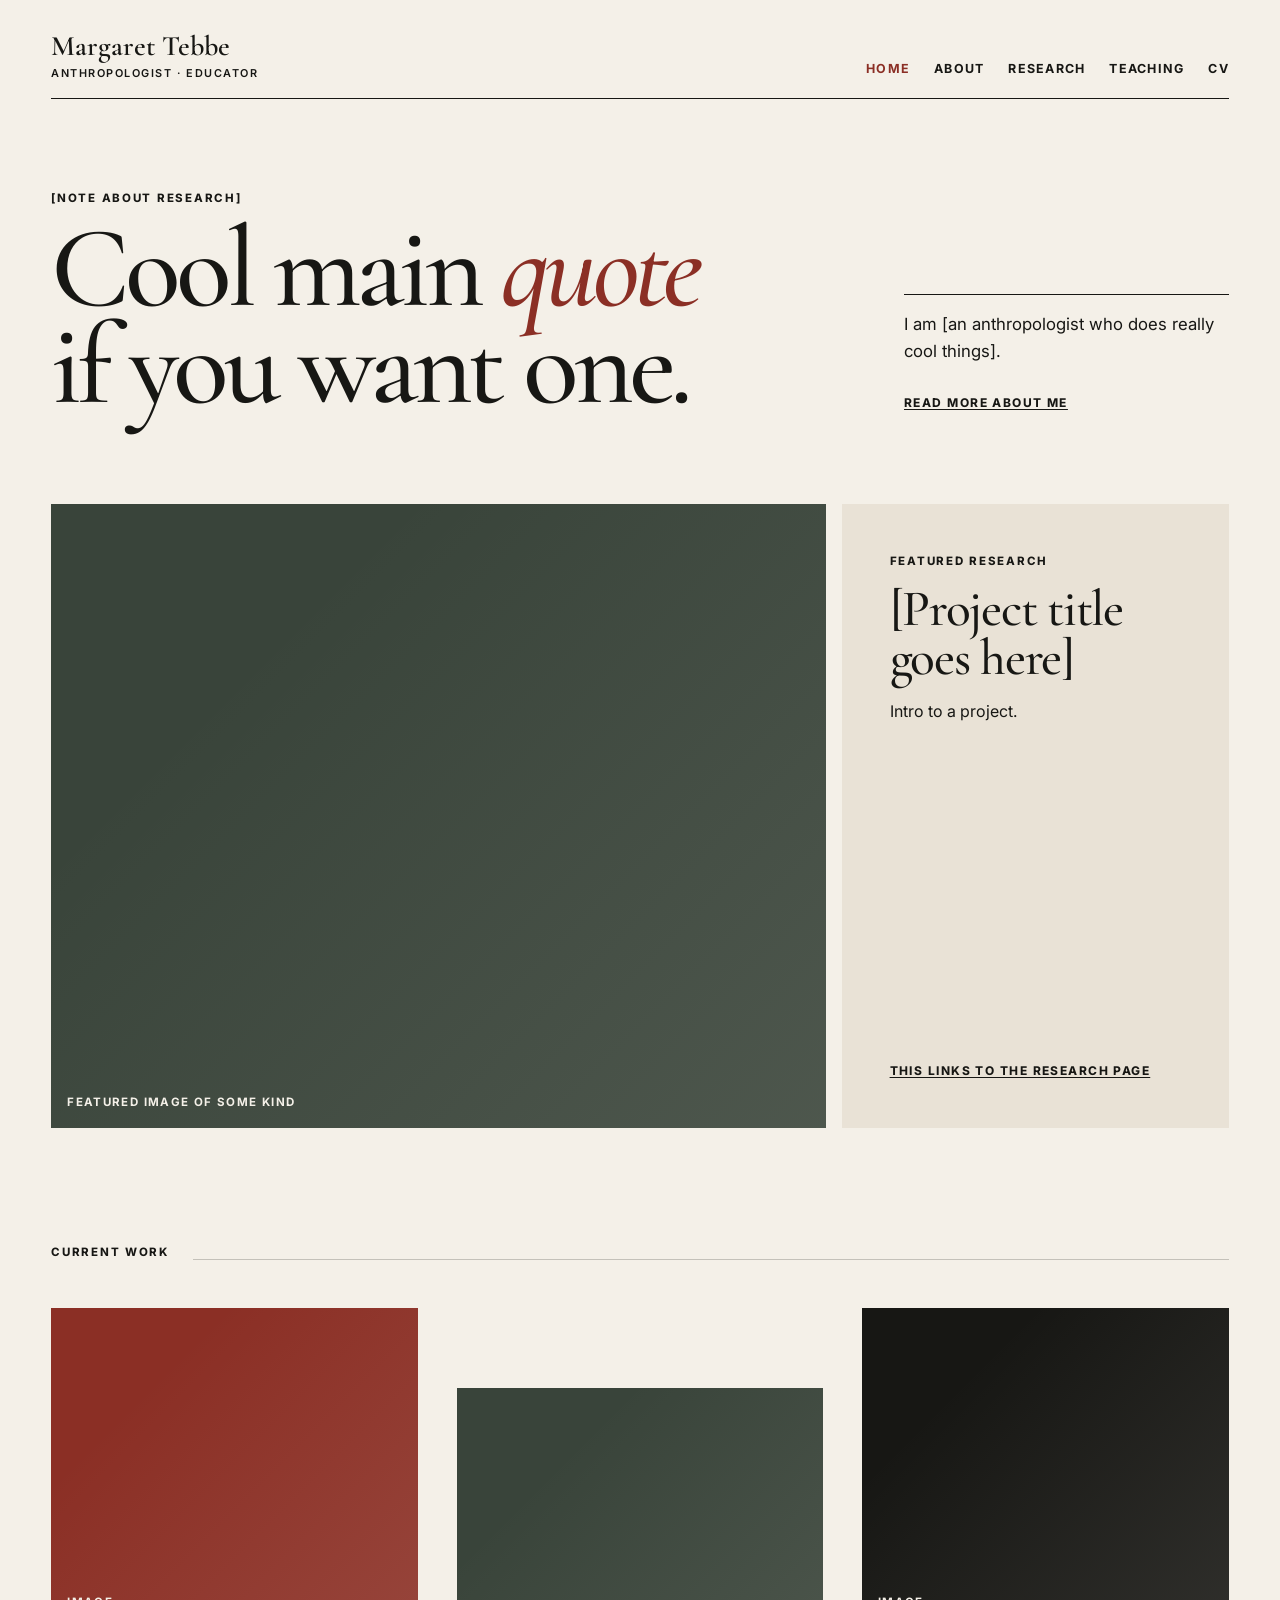
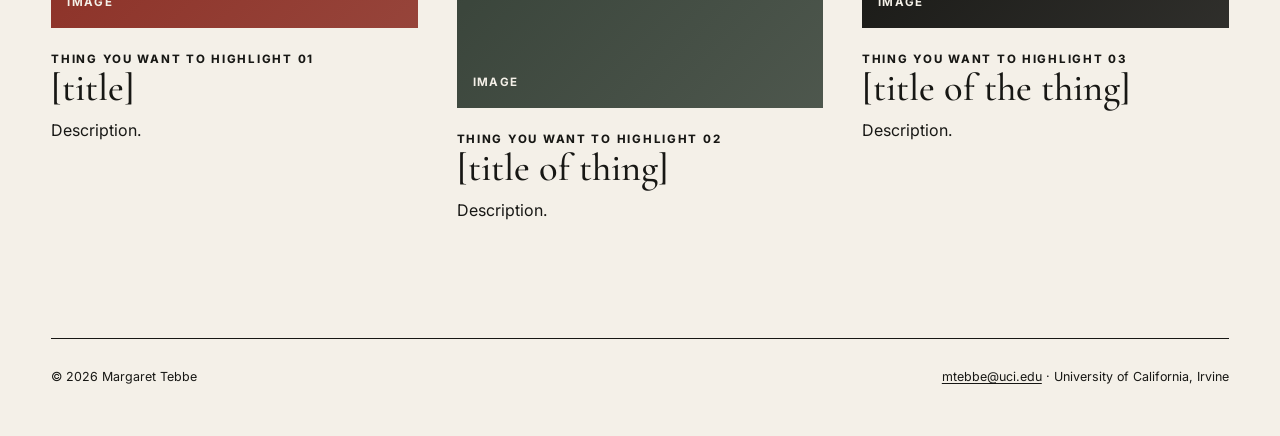
<file: index.html>
<!doctype html>
<html lang="en">
<head>
  <meta charset="utf-8">
  <meta name="viewport" content="width=device-width, initial-scale=1">
  <meta name="description" content="The research, writing, and teaching of Margaret Tebbe, anthropologist.">
  <title>Margaret Tebbe — Anthropologist</title>
  <link rel="preconnect" href="https://fonts.googleapis.com">
  <link rel="preconnect" href="https://fonts.gstatic.com" crossorigin>
  <link href="https://fonts.googleapis.com/css2?family=Cormorant+Garamond:ital,wght@0,500;1,500;0,600&amp;family=Inter:wght@400;600;700&amp;display=swap" rel="stylesheet">
  <link rel="icon" type="image/svg+xml" href="data:image/svg+xml,%3Csvg xmlns='http://www.w3.org/2000/svg' viewBox='0 0 64 64'%3E%3Crect width='64' height='64' fill='%23171714'/%3E%3Cpath d='M16 46 31 14h3l14 32h-8l-3-8H25l-3 8Zm12-15h7l-3-9Z' fill='%23f4f0e8'/%3E%3C/svg%3E">
  <link rel="stylesheet" href="assets/styles.css">
</head>
<body>
  <a class="skip-link" href="#main">Skip to content</a>
  <header class="site-header">
    <a class="site-title" href="index.html">Margaret Tebbe<small>Anthropologist · Educator</small></a>
    <nav class="site-nav" aria-label="Primary navigation">
      <ul>
        <li><a href="index.html" aria-current="page">Home</a></li>
        <li><a href="about.html">About</a></li>
        <li><a href="research.html">Research</a></li>
        <li><a href="teaching.html">Teaching</a></li>
        <li><a href="cv.html">CV</a></li>
      </ul>
    </nav>
  </header>

  <main id="main">
    <section class="home-hero" aria-labelledby="home-title">
      <div>
        <p class="eyebrow">[note about research]</p>
        <h1 id="home-title">Cool main <em>quote</em> if you want one.</h1>
      </div>
      <div class="hero-note">
        <p>I am [an anthropologist who does really cool things].</p>
        <a class="text-link" href="about.html">Read more about me</a>
      </div>
    </section>

    <section class="feature-grid" aria-labelledby="featured-title">
      <div class="image-slot image-slot--tall" role="img" aria-label="Placeholder for a wide fieldwork photograph">
        <span class="slot-label">Featured image of some kind</span>
      </div>
      <article class="feature-copy">
        <div>
          <p class="kicker">Featured research</p>
          <h2 id="featured-title">[Project title goes here]</h2>
          <p>Intro to a project.</p>
        </div>
        <a class="text-link" href="research.html">This links to the research page</a>
      </article>
    </section>

    <section class="stories" aria-labelledby="current-title">
      <div class="section-rule"><p class="eyebrow" id="current-title">Current work</p></div>
      <div class="story-grid">
        <article class="story">
          <div class="image-slot image-slot--rust" role="img" aria-label="Placeholder"><span class="slot-label">image</span></div>
          <p class="kicker">Thing you want to highlight 01</p>
          <h3>[title]</h3>
          <p>Description.</p>
        </article>
        <article class="story">
          <div class="image-slot" role="img" aria-label="Placeholder"><span class="slot-label">image</span></div>
          <p class="kicker">Thing you want to highlight 02</p>
          <h3>[title of thing]</h3>
          <p>Description.</p>
        </article>
        <article class="story">
          <div class="image-slot image-slot--ink" role="img" aria-label="Placeholder"><span class="slot-label">image</span></div>
          <p class="kicker">Thing you want to highlight 03</p>
          <h3>[title of the thing]</h3>
          <p>Description.</p>
        </article>
      </div>
    </section>
  </main>

  <footer class="site-footer">
    <p>© <span id="year">2026</span> Margaret Tebbe</p>
    <p><a href="mailto:mtebbe@uci.edu">mtebbe@uci.edu</a> · University of California, Irvine</p>
  </footer>
  <script>document.getElementById('year').textContent = new Date().getFullYear();</script>
</body>
</html>
</file>
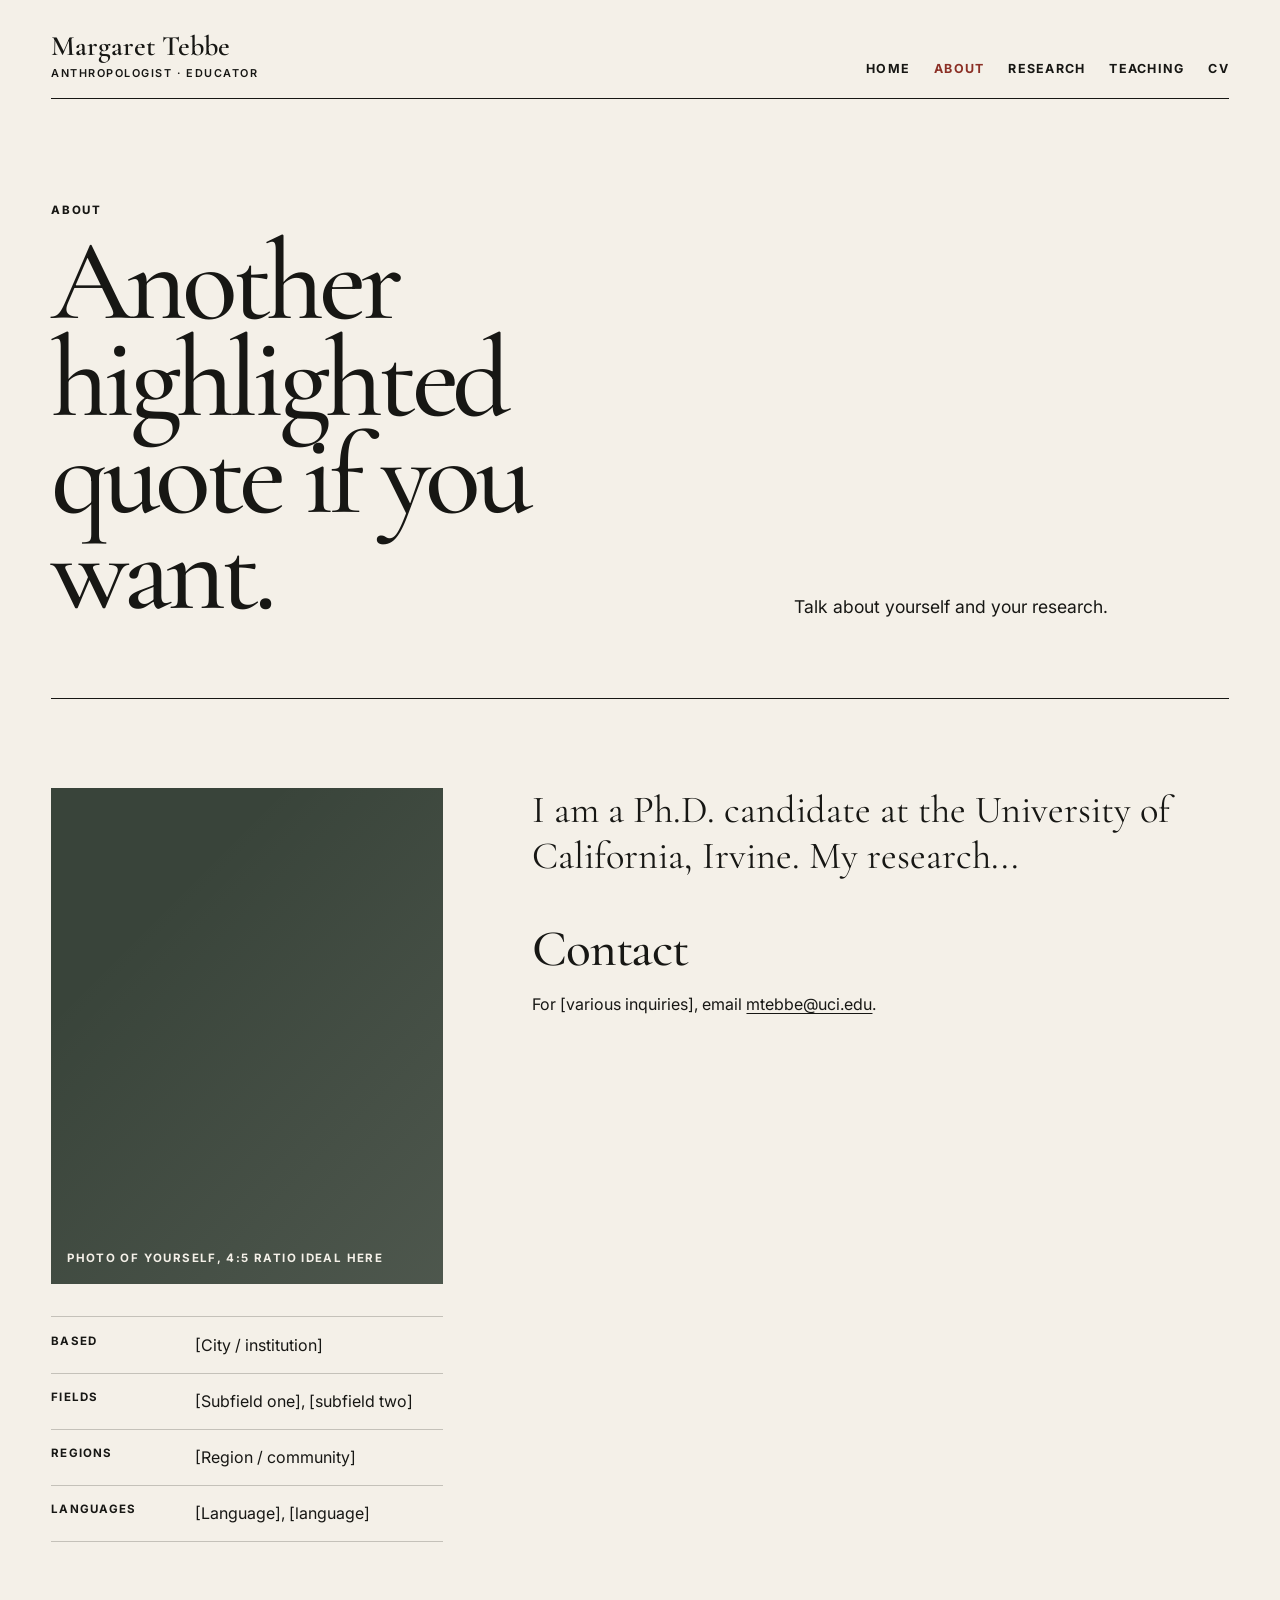
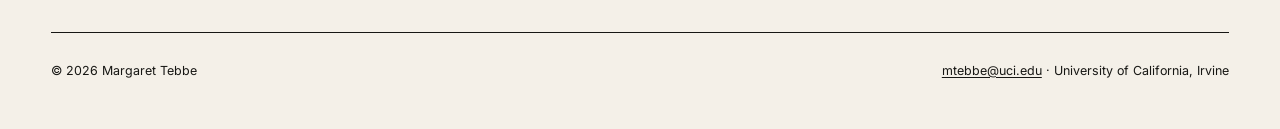
<file: about.html>
<!doctype html>
<html lang="en"><head><meta charset="utf-8"><meta name="viewport" content="width=device-width, initial-scale=1"><meta name="description" content="Biography and background of Margaret Tebbe, anthropologist."><title>About — Margaret Tebbe</title><link rel="preconnect" href="https://fonts.googleapis.com"><link rel="preconnect" href="https://fonts.gstatic.com" crossorigin><link href="https://fonts.googleapis.com/css2?family=Cormorant+Garamond:ital,wght@0,500;1,500;0,600&amp;family=Inter:wght@400;600;700&amp;display=swap" rel="stylesheet"><link rel="icon" type="image/svg+xml" href="data:image/svg+xml,%3Csvg xmlns='http://www.w3.org/2000/svg' viewBox='0 0 64 64'%3E%3Crect width='64' height='64' fill='%23171714'/%3E%3Cpath d='M16 46 31 14h3l14 32h-8l-3-8H25l-3 8Zm12-15h7l-3-9Z' fill='%23f4f0e8'/%3E%3C/svg%3E"><link rel="stylesheet" href="assets/styles.css"></head>
<body><a class="skip-link" href="#main">Skip to content</a>
<header class="site-header"><a class="site-title" href="index.html">Margaret Tebbe<small>Anthropologist · Educator</small></a><nav class="site-nav" aria-label="Primary navigation"><ul><li><a href="index.html">Home</a></li><li><a href="about.html" aria-current="page">About</a></li><li><a href="research.html">Research</a></li><li><a href="teaching.html">Teaching</a></li><li><a href="cv.html">CV</a></li></ul></nav></header>
<main id="main">
  <header class="page-intro"><div><p class="eyebrow">About</p><h1>Another highlighted quote if you want.</h1></div><div class="page-intro__copy"><p>Talk about yourself and your research.</p></div></header>
  <section class="split-section">
    <aside class="split-section__aside"><div class="image-slot image-slot--tall" role="img" aria-label="Placeholder"><span class="slot-label">photo of yourself, 4:5 ratio ideal here</span></div><ul class="fact-list"><li><strong>Based</strong><span>[City / institution]</span></li><li><strong>Fields</strong><span>[Subfield one], [subfield two]</span></li><li><strong>Regions</strong><span>[Region / community]</span></li><li><strong>Languages</strong><span>[Language], [language]</span></li></ul></aside>
    <article class="prose"><p>I am a Ph.D. candidate at the University of California, Irvine. My research...</p><h2>Contact</h2><p>For [various inquiries], email <a href="mailto:mtebbe@uci.edu">mtebbe@uci.edu</a>.</p></article>
  </section>
</main>
<footer class="site-footer"><p>© <span id="year">2026</span> Margaret Tebbe</p><p><a href="mailto:mtebbe@uci.edu">mtebbe@uci.edu</a> · University of California, Irvine</p></footer><script>document.getElementById('year').textContent=new Date().getFullYear();</script></body></html>
</file>
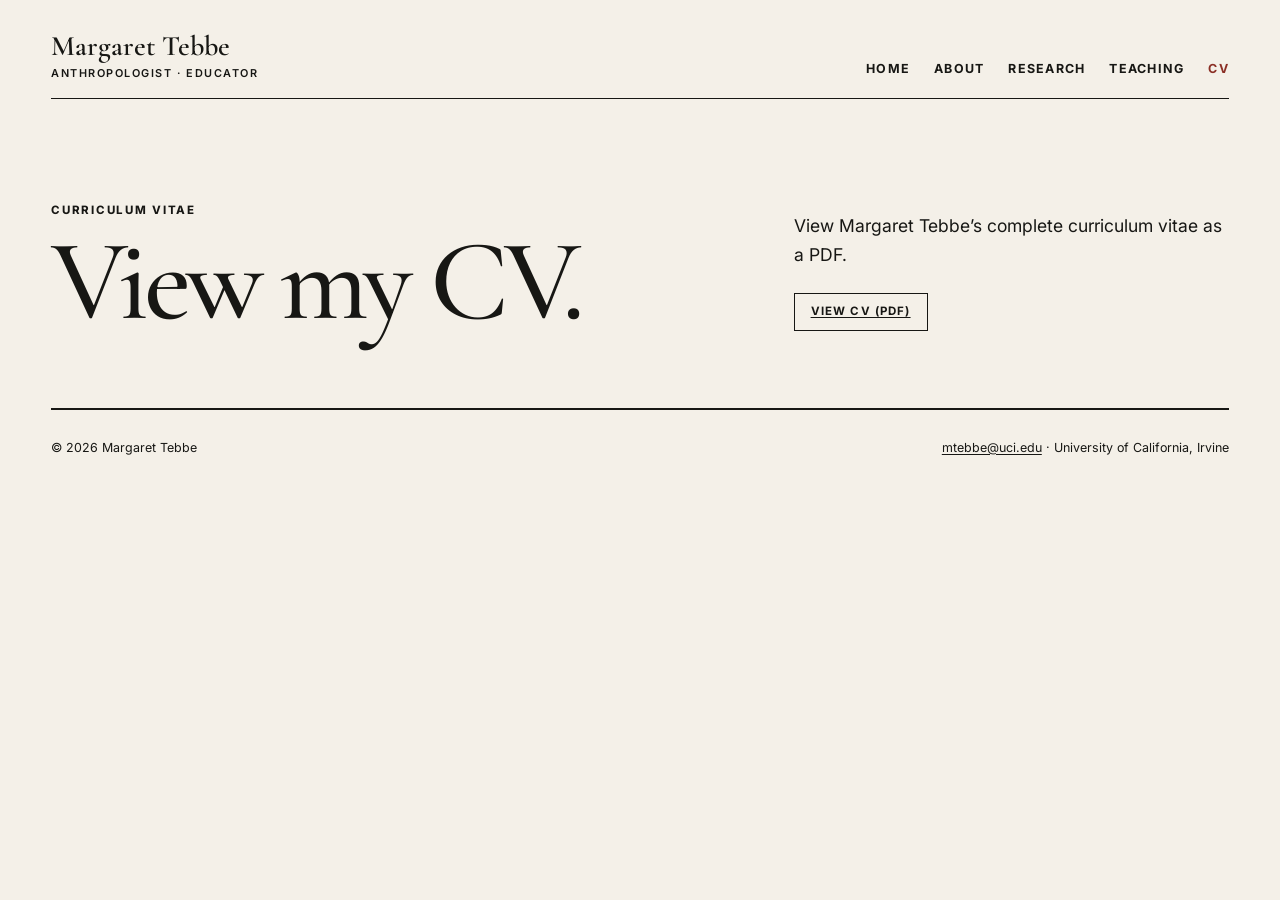
<file: cv.html>
<!doctype html>
<html lang="en">
<head>
  <meta charset="utf-8">
  <meta name="viewport" content="width=device-width, initial-scale=1">
  <meta name="description" content="Curriculum vitae for Margaret Tebbe, anthropologist.">
  <title>CV — Margaret Tebbe</title>
  <link rel="preconnect" href="https://fonts.googleapis.com">
  <link rel="preconnect" href="https://fonts.gstatic.com" crossorigin>
  <link href="https://fonts.googleapis.com/css2?family=Cormorant+Garamond:ital,wght@0,500;1,500;0,600&amp;family=Inter:wght@400;600;700&amp;display=swap" rel="stylesheet">
  <link rel="icon" type="image/svg+xml" href="data:image/svg+xml,%3Csvg xmlns='http://www.w3.org/2000/svg' viewBox='0 0 64 64'%3E%3Crect width='64' height='64' fill='%23171714'/%3E%3Cpath d='M16 46 31 14h3l14 32h-8l-3-8H25l-3 8Zm12-15h7l-3-9Z' fill='%23f4f0e8'/%3E%3C/svg%3E">
  <link rel="stylesheet" href="assets/styles.css">
</head>
<body>
  <a class="skip-link" href="#main">Skip to content</a>
  <header class="site-header">
    <a class="site-title" href="index.html">Margaret Tebbe<small>Anthropologist · Educator</small></a>
    <nav class="site-nav" aria-label="Primary navigation">
      <ul>
        <li><a href="index.html">Home</a></li>
        <li><a href="about.html">About</a></li>
        <li><a href="research.html">Research</a></li>
        <li><a href="teaching.html">Teaching</a></li>
        <li><a href="cv.html" aria-current="page">CV</a></li>
      </ul>
    </nav>
  </header>

  <main id="main">
    <header class="page-intro">
      <div>
        <p class="eyebrow">Curriculum vitae</p>
        <h1>View my CV.</h1>
      </div>
      <div class="page-intro__copy">
        <p>View Margaret Tebbe’s complete curriculum vitae as a PDF.</p>
        <div class="cv-tools">
          <a class="button" href="assets/docs/margaret-tebbe-cv.pdf" target="_blank" rel="noopener">View CV (PDF)</a>
        </div>
      </div>
    </header>
  </main>

  <footer class="site-footer">
    <p>© <span id="year">2026</span> Margaret Tebbe</p>
    <p><a href="mailto:mtebbe@uci.edu">mtebbe@uci.edu</a> · University of California, Irvine</p>
  </footer>
  <script>document.getElementById('year').textContent = new Date().getFullYear();</script>
</body>
</html>
</file>
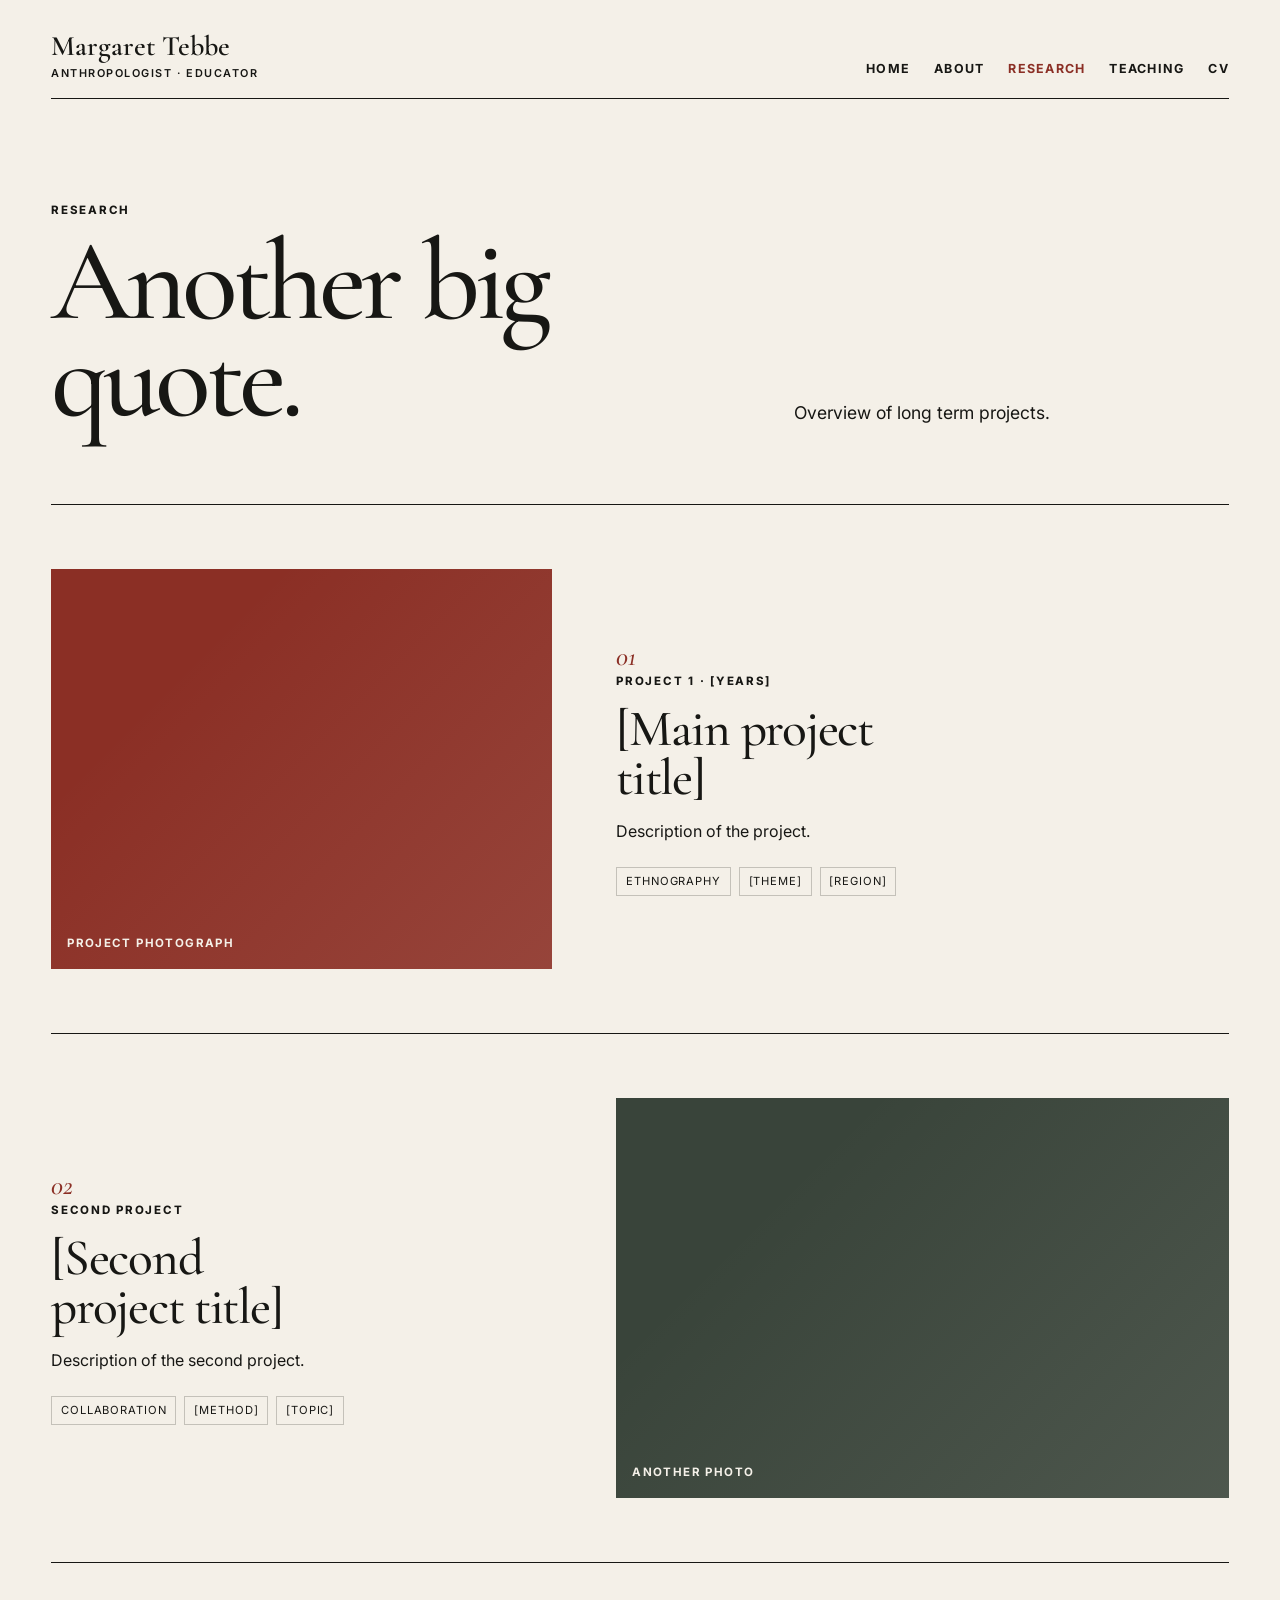
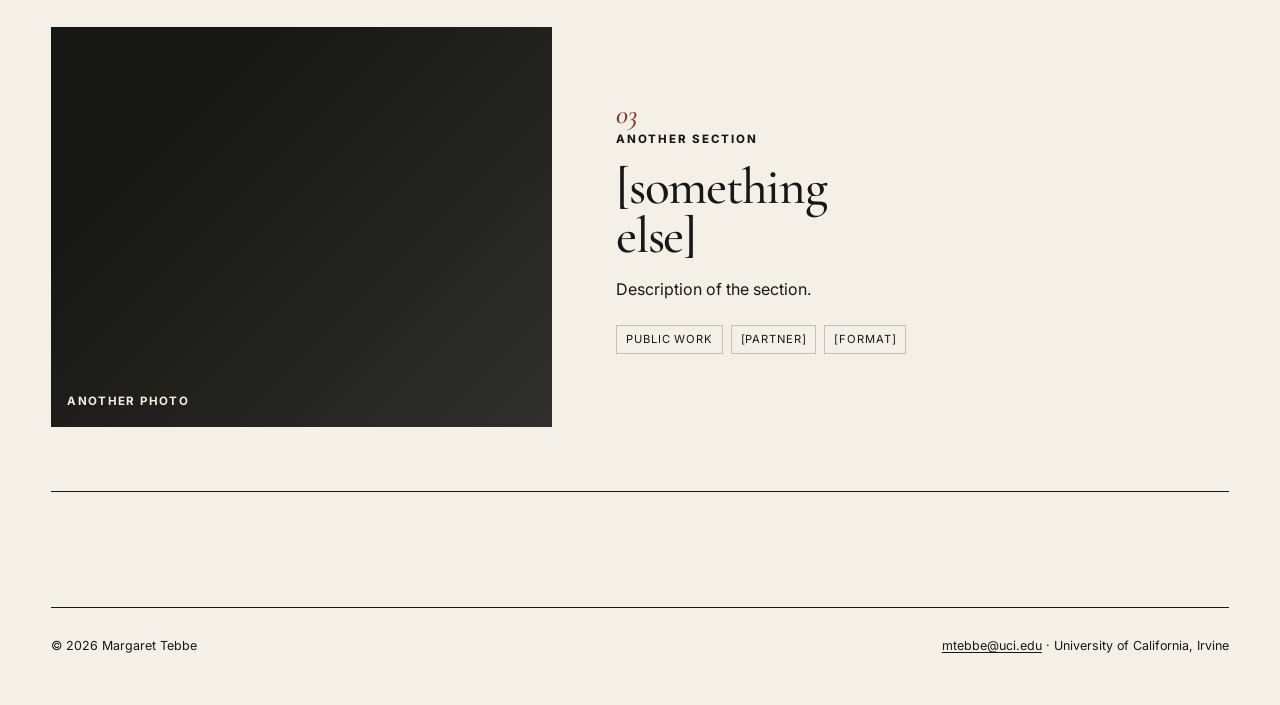
<file: research.html>
<!doctype html>
<html lang="en"><head><meta charset="utf-8"><meta name="viewport" content="width=device-width, initial-scale=1"><meta name="description" content="Research projects by Margaret Tebbe, anthropologist."><title>Research — Margaret Tebbe</title><link rel="preconnect" href="https://fonts.googleapis.com"><link rel="preconnect" href="https://fonts.gstatic.com" crossorigin><link href="https://fonts.googleapis.com/css2?family=Cormorant+Garamond:ital,wght@0,500;1,500;0,600&amp;family=Inter:wght@400;600;700&amp;display=swap" rel="stylesheet"><link rel="icon" type="image/svg+xml" href="data:image/svg+xml,%3Csvg xmlns='http://www.w3.org/2000/svg' viewBox='0 0 64 64'%3E%3Crect width='64' height='64' fill='%23171714'/%3E%3Cpath d='M16 46 31 14h3l14 32h-8l-3-8H25l-3 8Zm12-15h7l-3-9Z' fill='%23f4f0e8'/%3E%3C/svg%3E"><link rel="stylesheet" href="assets/styles.css"></head>
<body><a class="skip-link" href="#main">Skip to content</a><header class="site-header"><a class="site-title" href="index.html">Margaret Tebbe<small>Anthropologist · Educator</small></a><nav class="site-nav" aria-label="Primary navigation"><ul><li><a href="index.html">Home</a></li><li><a href="about.html">About</a></li><li><a href="research.html" aria-current="page">Research</a></li><li><a href="teaching.html">Teaching</a></li><li><a href="cv.html">CV</a></li></ul></nav></header>
<main id="main"><header class="page-intro"><div><p class="eyebrow">Research</p><h1>Another big quote.</h1></div><div class="page-intro__copy"><p>Overview of long term projects.</p></div></header>
<div class="project-list">
  <article class="editorial-card"><div class="card-media"><div class="image-slot image-slot--rust" role="img" aria-label="Placeholder"><span class="slot-label">project photograph</span></div></div><div><span class="editorial-card__number">01</span><p class="kicker">Project 1 · [years]</p><h2>[Main project title]</h2><p>Description of the project.</p><ul class="tag-list"><li>Ethnography</li><li>[Theme]</li><li>[Region]</li></ul></div></article>
  <article class="editorial-card"><div class="card-media"><div class="image-slot" role="img" aria-label="Placeholder"><span class="slot-label">another photo</span></div></div><div><span class="editorial-card__number">02</span><p class="kicker">Second project</p><h2>[Second project title]</h2><p>Description of the second project.</p><ul class="tag-list"><li>Collaboration</li><li>[Method]</li><li>[Topic]</li></ul></div></article>
  <article class="editorial-card"><div class="card-media"><div class="image-slot image-slot--ink" role="img" aria-label="Placeholder"><span class="slot-label">another photo</span></div></div><div><span class="editorial-card__number">03</span><p class="kicker">another section</p><h2>[something else]</h2><p>Description of the section.</p><ul class="tag-list"><li>Public work</li><li>[Partner]</li><li>[Format]</li></ul></div></article>
</div></main><footer class="site-footer"><p>© <span id="year">2026</span> Margaret Tebbe</p><p><a href="mailto:mtebbe@uci.edu">mtebbe@uci.edu</a> · University of California, Irvine</p></footer><script>document.getElementById('year').textContent=new Date().getFullYear();</script></body></html>
</file>
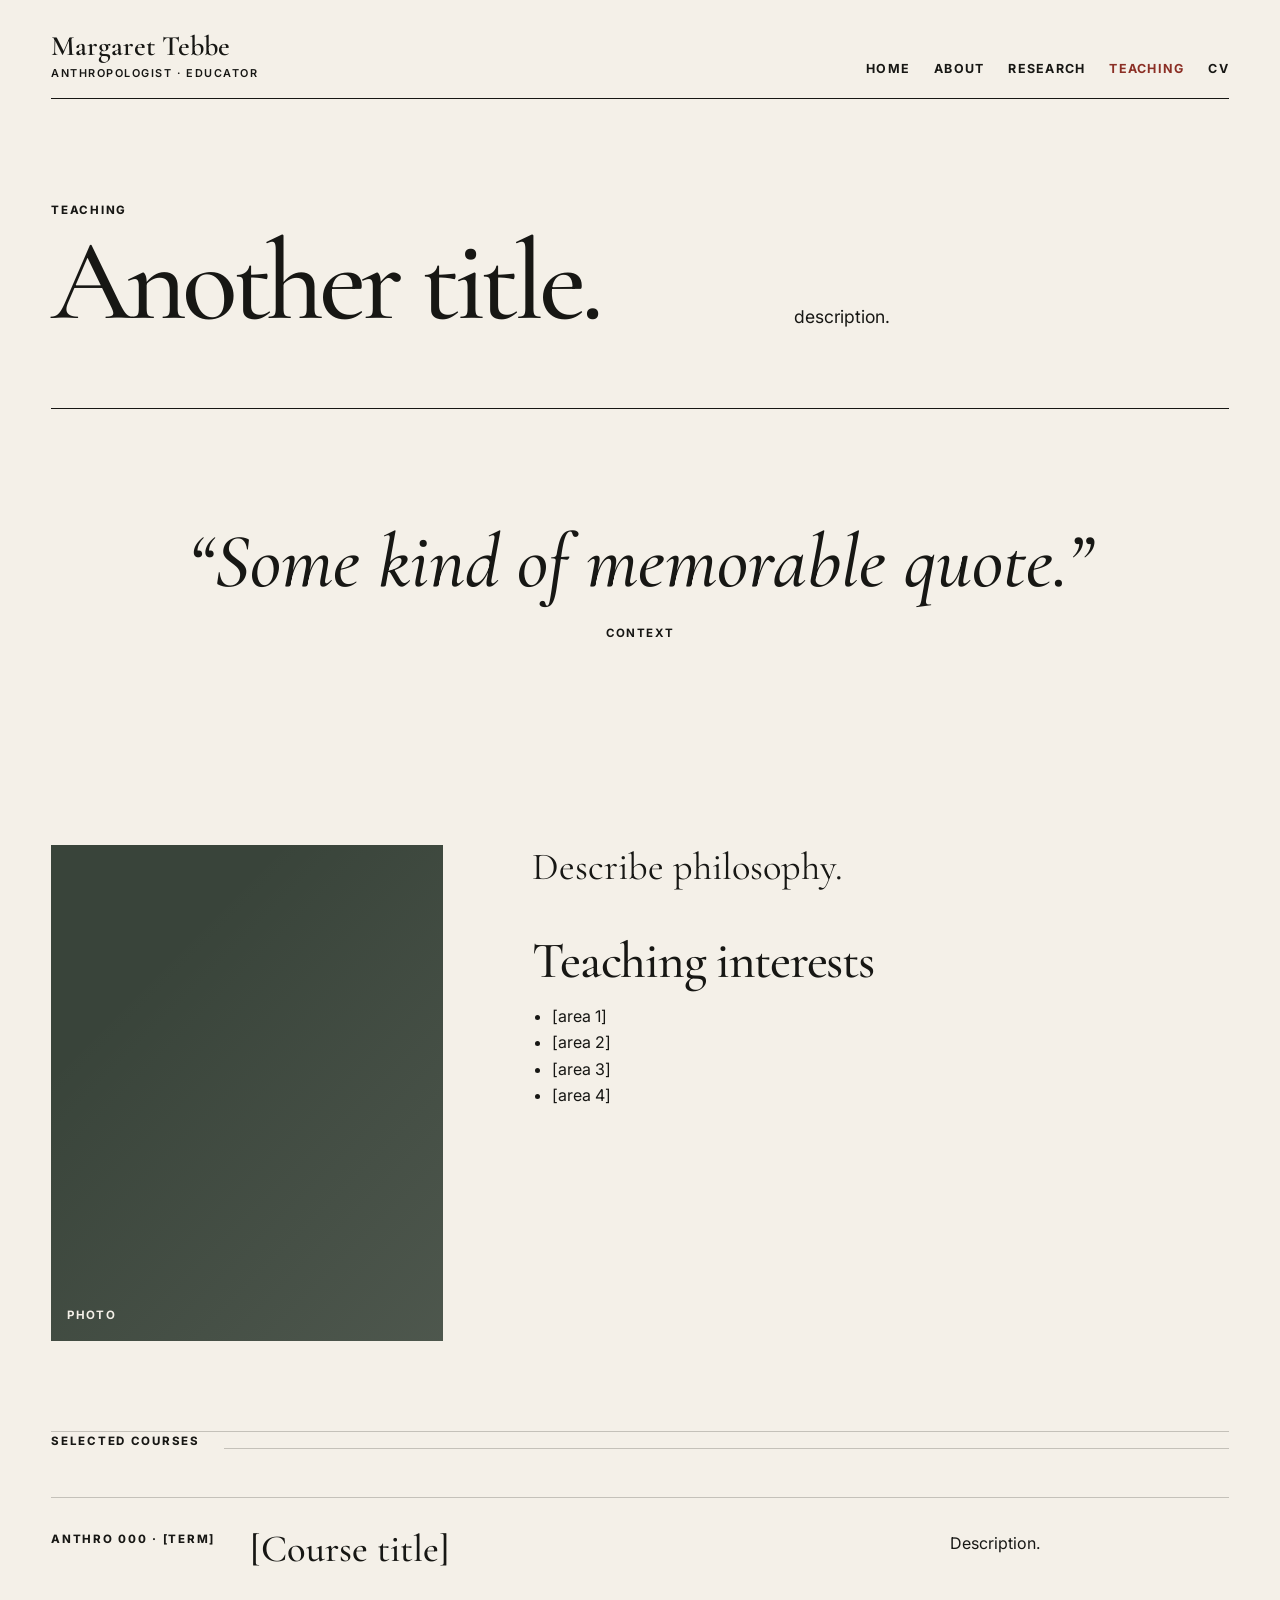
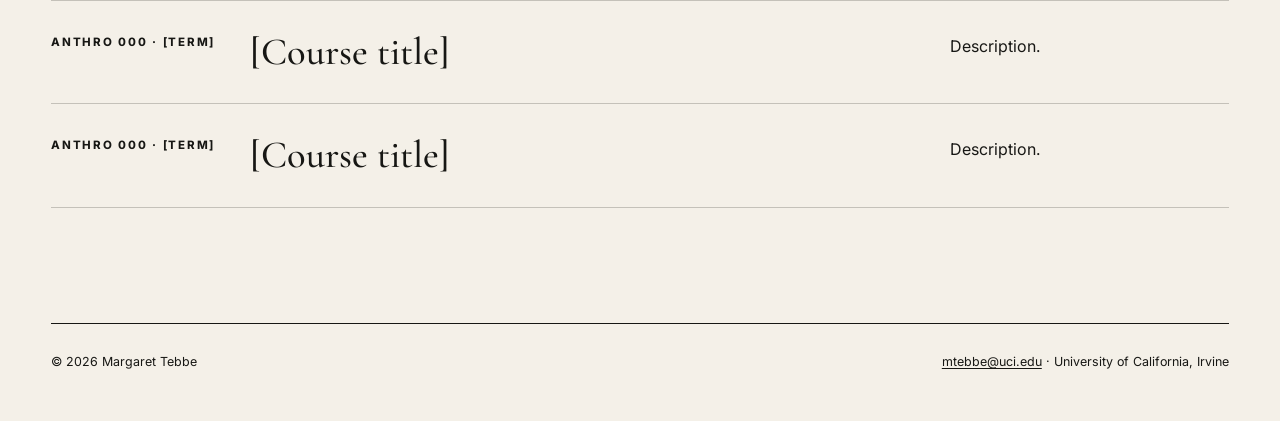
<file: teaching.html>
<!doctype html>
<html lang="en"><head><meta charset="utf-8"><meta name="viewport" content="width=device-width, initial-scale=1"><meta name="description" content="Teaching philosophy and courses taught by Margaret Tebbe."><title>Teaching — Margaret Tebbe</title><link rel="preconnect" href="https://fonts.googleapis.com"><link rel="preconnect" href="https://fonts.gstatic.com" crossorigin><link href="https://fonts.googleapis.com/css2?family=Cormorant+Garamond:ital,wght@0,500;1,500;0,600&amp;family=Inter:wght@400;600;700&amp;display=swap" rel="stylesheet"><link rel="icon" type="image/svg+xml" href="data:image/svg+xml,%3Csvg xmlns='http://www.w3.org/2000/svg' viewBox='0 0 64 64'%3E%3Crect width='64' height='64' fill='%23171714'/%3E%3Cpath d='M16 46 31 14h3l14 32h-8l-3-8H25l-3 8Zm12-15h7l-3-9Z' fill='%23f4f0e8'/%3E%3C/svg%3E"><link rel="stylesheet" href="assets/styles.css"></head>
<body><a class="skip-link" href="#main">Skip to content</a><header class="site-header"><a class="site-title" href="index.html">Margaret Tebbe<small>Anthropologist · Educator</small></a><nav class="site-nav" aria-label="Primary navigation"><ul><li><a href="index.html">Home</a></li><li><a href="about.html">About</a></li><li><a href="research.html">Research</a></li><li><a href="teaching.html" aria-current="page">Teaching</a></li><li><a href="cv.html">CV</a></li></ul></nav></header>
<main id="main"><header class="page-intro"><div><p class="eyebrow">Teaching</p><h1>Another title.</h1></div><div class="page-intro__copy"><p>description.</p></div></header>
<section class="teaching-statement" aria-labelledby="teaching-quote"><blockquote id="teaching-quote">“Some kind of memorable quote.”</blockquote><cite>Context</cite></section>
<section class="split-section"><aside class="split-section__aside"><div class="image-slot" role="img" aria-label="Placeholder"><span class="slot-label">Photo</span></div></aside><article class="prose"><p>Describe philosophy.</p><h2>Teaching interests</h2><ul><li>[area 1]</li><li>[area 2]</li><li>[area 3]</li><li>[area 4]</li></ul></article></section>
<section class="course-list" aria-labelledby="courses-title"><div class="section-rule"><p class="eyebrow" id="courses-title">Selected courses</p></div><article class="course"><p class="kicker">ANTHRO 000 · [Term]</p><h2>[Course title]</h2><p>Description.</p></article><article class="course"><p class="kicker">ANTHRO 000 · [Term]</p><h2>[Course title]</h2><p>Description.</p></article><article class="course"><p class="kicker">ANTHRO 000 · [Term]</p><h2>[Course title]</h2><p>Description.</p></article></section>
</main><footer class="site-footer"><p>© <span id="year">2026</span> Margaret Tebbe</p><p><a href="mailto:mtebbe@uci.edu">mtebbe@uci.edu</a> · University of California, Irvine</p></footer><script>document.getElementById('year').textContent=new Date().getFullYear();</script></body></html>
</file>
<file: assets/styles.css>
:root {
  --ink: #171714;
  --paper: #f4f0e8;
  --paper-deep: #e9e2d6;
  --accent: #8b2f25;
  --moss: #39443a;
  --line: rgba(23, 23, 20, 0.22);
  --serif: "Cormorant Garamond", Georgia, "Times New Roman", serif;
  --sans: Inter, ui-sans-serif, system-ui, -apple-system, BlinkMacSystemFont, "Segoe UI", sans-serif;
  --page: min(92vw, 1380px);
}

* { box-sizing: border-box; }

html { scroll-behavior: smooth; }

body {
  margin: 0;
  color: var(--ink);
  background: var(--paper);
  font-family: var(--sans);
  font-size: 1rem;
  line-height: 1.65;
  text-rendering: optimizeLegibility;
}

img { display: block; max-width: 100%; }
.site-image {
  width: 100%;
  min-height: 25rem;
  object-fit: cover;
}
a { color: inherit; text-decoration-thickness: 1px; text-underline-offset: 0.2em; }
a:hover { color: var(--accent); }

:focus-visible {
  outline: 3px solid var(--accent);
  outline-offset: 4px;
}

.skip-link {
  position: fixed;
  top: 0.75rem;
  left: 0.75rem;
  z-index: 20;
  padding: 0.6rem 0.85rem;
  background: var(--ink);
  color: var(--paper);
  transform: translateY(-180%);
}
.skip-link:focus { transform: translateY(0); }

.site-header {
  width: var(--page);
  margin: 0 auto;
  display: grid;
  grid-template-columns: minmax(12rem, 1fr) auto;
  align-items: end;
  gap: 2rem;
  padding: 2rem 0 1.1rem;
  border-bottom: 1px solid var(--ink);
}

.site-title {
  font-family: var(--serif);
  font-size: clamp(1.55rem, 2.2vw, 2.2rem);
  font-weight: 600;
  line-height: 1;
  text-decoration: none;
}

.site-title small {
  display: block;
  margin-top: 0.45rem;
  font: 0.68rem/1.2 var(--sans);
  font-weight: 600;
  letter-spacing: 0.14em;
  text-transform: uppercase;
}

.site-nav ul {
  display: flex;
  flex-wrap: wrap;
  justify-content: flex-end;
  gap: 0.6rem 1.5rem;
  margin: 0;
  padding: 0;
  list-style: none;
}

.site-nav a {
  font-size: 0.78rem;
  font-weight: 700;
  letter-spacing: 0.1em;
  text-decoration: none;
  text-transform: uppercase;
}

.site-nav a[aria-current="page"] { color: var(--accent); }

main, .site-footer { width: var(--page); margin-inline: auto; }

.eyebrow, .kicker {
  margin: 0 0 0.85rem;
  font-size: 0.72rem;
  font-weight: 750;
  letter-spacing: 0.15em;
  text-transform: uppercase;
}

.home-hero {
  display: grid;
  grid-template-columns: minmax(0, 1.7fr) minmax(17rem, 0.7fr);
  gap: clamp(2rem, 5vw, 6rem);
  padding: clamp(2.5rem, 7vw, 7rem) 0;
  align-items: end;
}

.home-hero h1, .page-intro h1 {
  max-width: 13ch;
  margin: 0;
  font-family: var(--serif);
  font-size: clamp(3.8rem, 9vw, 8.7rem);
  font-weight: 500;
  letter-spacing: -0.045em;
  line-height: 0.84;
}

.home-hero h1 em { color: var(--accent); font-weight: 500; }

.hero-note {
  padding-top: 1rem;
  border-top: 1px solid var(--ink);
}

.hero-note p { margin: 0 0 1.4rem; font-size: 1.05rem; }

.text-link {
  display: inline-block;
  font-size: 0.75rem;
  font-weight: 750;
  letter-spacing: 0.12em;
  text-transform: uppercase;
}

.feature-grid {
  display: grid;
  grid-template-columns: minmax(0, 2fr) minmax(17rem, 1fr);
  gap: 1rem;
  padding-bottom: clamp(4rem, 9vw, 8rem);
}

.image-slot {
  position: relative;
  display: flex;
  min-height: 28rem;
  padding: 1rem;
  align-items: flex-end;
  overflow: hidden;
  color: var(--paper);
  background: var(--moss);
}

.image-slot::before {
  content: "";
  position: absolute;
  inset: 0;
  background: linear-gradient(135deg, transparent 25%, rgba(244, 240, 232, 0.11));
}

.image-slot--tall { min-height: 39rem; }
.image-slot--rust { background: var(--accent); }
.image-slot--ink { background: var(--ink); }

.slot-label {
  position: relative;
  z-index: 1;
  max-width: 24rem;
  font-size: 0.72rem;
  font-weight: 700;
  letter-spacing: 0.12em;
  text-transform: uppercase;
}

.feature-copy {
  display: flex;
  flex-direction: column;
  justify-content: space-between;
  padding: clamp(1.5rem, 4vw, 3rem);
  background: var(--paper-deep);
}

.feature-copy h2, .editorial-card h2 {
  margin: 0 0 1rem;
  font-family: var(--serif);
  font-size: clamp(2.2rem, 4vw, 4.4rem);
  font-weight: 500;
  letter-spacing: -0.025em;
  line-height: 0.95;
}

.feature-copy p { max-width: 34rem; }

.section-rule {
  display: grid;
  grid-template-columns: auto 1fr;
  gap: 1.5rem;
  align-items: center;
  margin-bottom: 2rem;
}
.section-rule::after { content: ""; height: 1px; background: var(--line); }

.stories { padding-bottom: clamp(4rem, 9vw, 8rem); }

.story-grid {
  display: grid;
  grid-template-columns: repeat(12, 1fr);
  gap: clamp(1.25rem, 3vw, 3rem);
}

.story { grid-column: span 4; }
.story:nth-child(2) { margin-top: 5rem; }
.story .image-slot { min-height: 20rem; margin-bottom: 1.35rem; }
.story h3 {
  margin: 0 0 0.6rem;
  font: 500 clamp(1.8rem, 3vw, 2.8rem)/1 var(--serif);
}
.story p { margin: 0; }

.site-footer {
  display: grid;
  grid-template-columns: 1fr auto;
  gap: 2rem;
  padding: 1.75rem 0 3rem;
  border-top: 1px solid var(--ink);
  font-size: 0.78rem;
}
.site-footer p { margin: 0; }

.page-intro {
  display: grid;
  grid-template-columns: minmax(0, 1.2fr) minmax(17rem, 0.8fr);
  gap: clamp(2rem, 7vw, 8rem);
  align-items: end;
  padding: clamp(3.5rem, 8vw, 8rem) 0 clamp(3rem, 6vw, 6rem);
  border-bottom: 1px solid var(--ink);
}

.page-intro h1 { font-size: clamp(4rem, 9vw, 8rem); }
.page-intro__copy { max-width: 34rem; font-size: 1.1rem; }
.page-intro__copy p { margin: 0; }

.split-section {
  display: grid;
  grid-template-columns: minmax(16rem, 0.72fr) minmax(0, 1.28fr);
  gap: clamp(2rem, 7vw, 8rem);
  padding: clamp(3rem, 7vw, 7rem) 0;
  border-bottom: 1px solid var(--line);
}

.split-section:last-child { border-bottom: 0; }
.split-section__aside { align-self: start; }
.split-section__aside .image-slot { min-height: 31rem; }
.split-section__aside .site-image { min-height: 31rem; }

.prose { max-width: 48rem; }
.prose > :first-child { margin-top: 0; }
.prose > p:first-child {
  font-family: var(--serif);
  font-size: clamp(1.8rem, 3vw, 2.7rem);
  line-height: 1.18;
}
.prose h2 {
  margin: 2.8rem 0 0.8rem;
  font: 500 clamp(2rem, 4vw, 3.6rem)/1 var(--serif);
  letter-spacing: -0.025em;
}
.prose h3 { margin: 2rem 0 0.5rem; font-size: 1rem; }
.prose ul { padding-left: 1.25rem; }

.fact-list { margin: 2rem 0 0; padding: 0; list-style: none; border-top: 1px solid var(--line); }
.fact-list li {
  display: grid;
  grid-template-columns: 8rem 1fr;
  gap: 1rem;
  padding: 0.9rem 0;
  border-bottom: 1px solid var(--line);
}
.fact-list strong { font-size: 0.72rem; letter-spacing: 0.1em; text-transform: uppercase; }

.project-list, .course-list { padding: 0 0 clamp(4rem, 9vw, 8rem); }
.editorial-card {
  display: grid;
  grid-template-columns: minmax(0, 0.9fr) minmax(0, 1.1fr);
  gap: clamp(1.5rem, 5vw, 5rem);
  padding: clamp(2.2rem, 5vw, 5rem) 0;
  border-bottom: 1px solid var(--ink);
  align-items: center;
}
.editorial-card:nth-child(even) .card-media { order: 2; }
.editorial-card .image-slot { min-height: 25rem; }
.editorial-card__number { color: var(--accent); font: italic 500 1.7rem/1 var(--serif); }
.editorial-card h2 { max-width: 12ch; }
.editorial-card p { max-width: 38rem; }
.tag-list { display: flex; flex-wrap: wrap; gap: 0.5rem; margin: 1.4rem 0 0; padding: 0; list-style: none; }
.tag-list li { padding: 0.25rem 0.55rem; border: 1px solid var(--line); font-size: 0.7rem; letter-spacing: 0.08em; text-transform: uppercase; }

.teaching-statement {
  max-width: 60rem;
  margin: 0 auto;
  padding: clamp(4rem, 9vw, 9rem) 0;
  text-align: center;
}
.teaching-statement blockquote { margin: 0; font: italic 500 clamp(2.5rem, 6vw, 5.6rem)/1 var(--serif); }
.teaching-statement cite { display: block; margin-top: 1.5rem; font: 700 0.72rem/1.4 var(--sans); letter-spacing: 0.12em; text-transform: uppercase; }

.course {
  display: grid;
  grid-template-columns: minmax(8rem, 0.3fr) minmax(0, 1.2fr) minmax(14rem, 0.5fr);
  gap: 2rem;
  padding: 2rem 0;
  border-top: 1px solid var(--line);
}
.course:last-child { border-bottom: 1px solid var(--line); }
.course h2 { margin: 0; font: 500 clamp(1.8rem, 3vw, 2.7rem)/1 var(--serif); }
.course p { margin: 0; }

.cv-tools { display: flex; flex-wrap: wrap; gap: 1rem; margin-top: 1.5rem; }
.button {
  display: inline-block;
  padding: 0.75rem 1rem;
  border: 1px solid var(--ink);
  background: transparent;
  color: var(--ink);
  font: 700 0.72rem/1 var(--sans);
  letter-spacing: 0.1em;
  text-transform: uppercase;
  cursor: pointer;
}
.button:hover { background: var(--ink); color: var(--paper); }

.cv-layout { display: grid; grid-template-columns: 14rem minmax(0, 1fr); gap: clamp(2rem, 7vw, 7rem); padding: clamp(3rem, 7vw, 7rem) 0; }
.cv-nav { position: sticky; top: 2rem; align-self: start; }
.cv-nav ul { margin: 0; padding: 0; list-style: none; }
.cv-nav a { display: block; padding: 0.5rem 0; font-size: 0.72rem; font-weight: 700; letter-spacing: 0.1em; text-decoration: none; text-transform: uppercase; }
.cv-section { padding: 0 0 3rem; margin-bottom: 3rem; border-bottom: 1px solid var(--line); }
.cv-section h2 { margin: 0 0 2rem; font: 500 clamp(2.3rem, 4vw, 4rem)/1 var(--serif); }
.cv-entry { display: grid; grid-template-columns: 8rem 1fr; gap: 1.5rem; margin: 0 0 1.5rem; }
.cv-entry time { font-size: 0.78rem; font-weight: 700; }
.cv-entry p { margin: 0; }
.cv-entry strong { display: block; }

.small-note { font-size: 0.8rem; color: rgba(23, 23, 20, 0.72); }

@media (max-width: 780px) {
  .site-header { grid-template-columns: 1fr; align-items: start; gap: 1.4rem; }
  .site-nav ul { justify-content: flex-start; gap: 0.75rem 1.1rem; }
  .home-hero, .feature-grid { grid-template-columns: 1fr; }
  .home-hero h1 { font-size: clamp(3.4rem, 16vw, 6rem); }
  .image-slot, .image-slot--tall { min-height: 24rem; }
  .story { grid-column: 1 / -1; }
  .story:nth-child(2) { margin-top: 0; }
  .site-footer { grid-template-columns: 1fr; gap: 0.5rem; }
  .page-intro, .split-section, .editorial-card, .course, .cv-layout { grid-template-columns: 1fr; }
  .page-intro h1 { font-size: clamp(3.6rem, 18vw, 6rem); }
  .editorial-card:nth-child(even) .card-media { order: initial; }
  .course { gap: 0.75rem; }
  .cv-nav { position: static; }
  .cv-nav ul { display: flex; flex-wrap: wrap; gap: 0.4rem 1rem; }
  .cv-entry { grid-template-columns: 1fr; gap: 0.3rem; }
}

@media print {
  .site-header, .site-footer, .cv-tools, .cv-nav, .skip-link { display: none; }
  :root { --paper: #fff; --ink: #000; --page: 100%; }
  body { font-size: 10pt; }
  .page-intro { padding: 0 0 1.5rem; }
  .page-intro h1 { font-size: 42pt; }
  .cv-layout { display: block; padding: 1.5rem 0; }
  .cv-section { break-inside: avoid; margin-bottom: 1.2rem; padding-bottom: 1.2rem; }
  .cv-section h2 { font-size: 20pt; margin-bottom: 0.8rem; }
}

@media (prefers-reduced-motion: reduce) {
  html { scroll-behavior: auto; }
}
</file>
